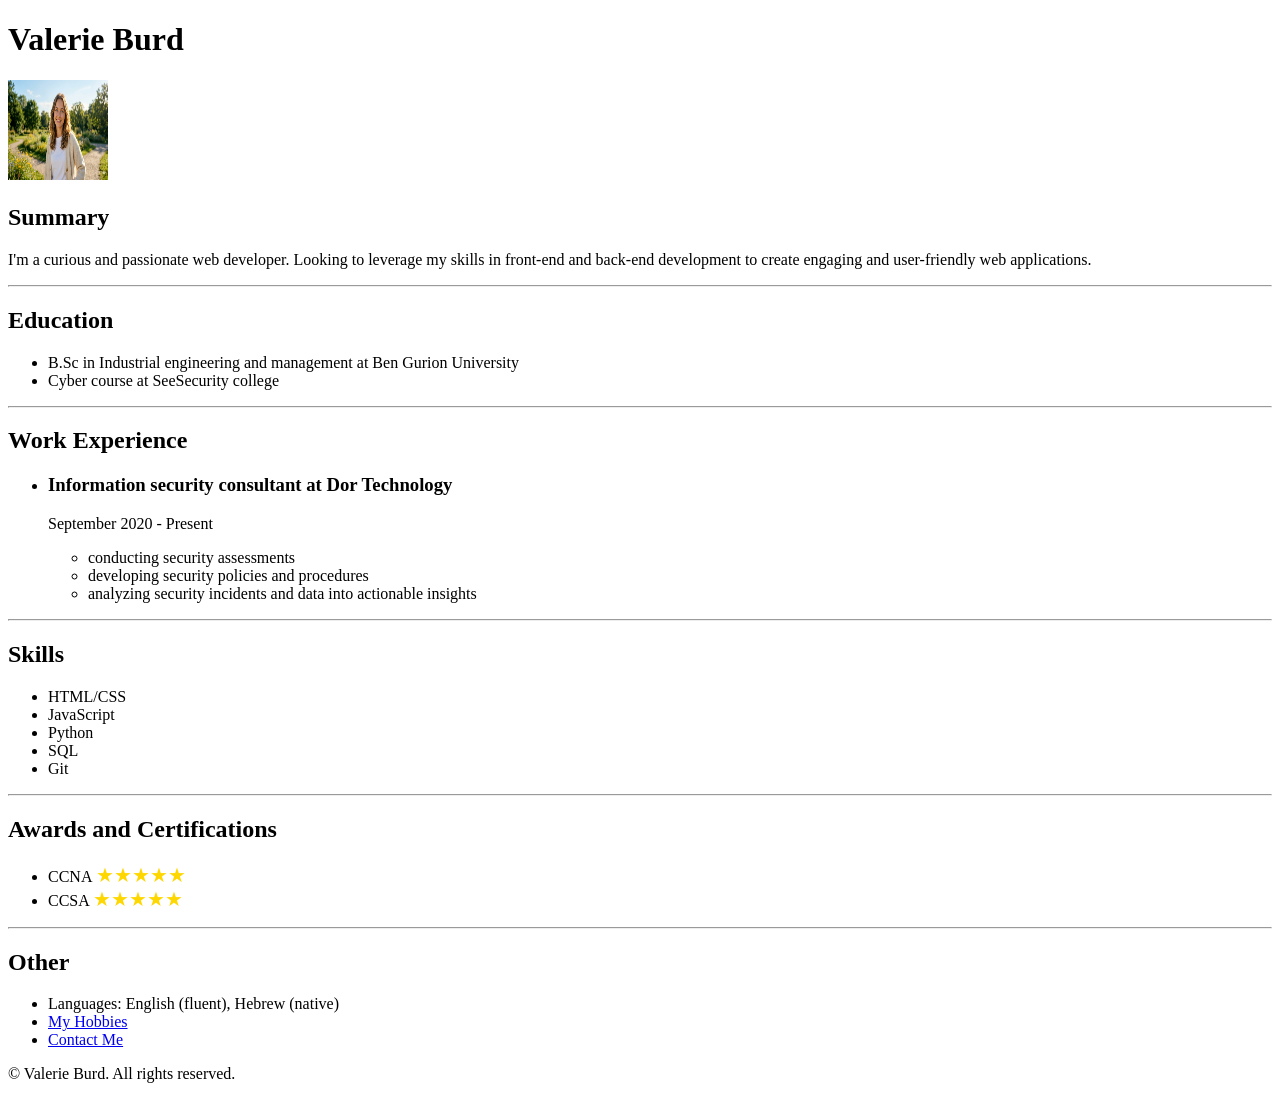
<file: index.html>
<!doctype html>
<html lang="en">
  <head>
    <meta charset="UTF-8" />
    <meta name="viewport" content="width=device-width, initial-scale=1.0" />
    <title>My Resume</title>
  </head>
  <body>
    <h1>Valerie Burd</h1>
    <img src="avatarphoto.png" width="100" height="100" alt="Valerie's photo" />
    <h2>Summary</h2>
    <p>
      I'm a curious and passionate web developer. Looking to leverage my skills
      in front-end and back-end development to create engaging and user-friendly
      web applications.
    </p>
    <hr />

    <h2>Education</h2>
    <ul>
      <li>
        B.Sc in Industrial engineering and management at Ben Gurion University
      </li>
      <li>Cyber course at SeeSecurity college</li>
    </ul>
    <hr />

    <h2>Work Experience</h2>
    <ul>
      <li><h3>Information security consultant at Dor Technology</h3></li>
      <p>September 2020 - Present</p>
      <ul>
        <li>conducting security assessments</li>
        <li>developing security policies and procedures</li>
        <li>analyzing security incidents and data into actionable insights</li>
      </ul>
    </ul>
    <hr />

    <h2>Skills</h2>
    <ul>
      <li>HTML/CSS</li>
      <li>JavaScript</li>
      <li>Python</li>
      <li>SQL</li>
      <li>Git</li>
    </ul>
    <hr />

    <h2>Awards and Certifications</h2>
    <ul>
      <li>CCNA <span style="color: #ffd700; font-size: 20px">★★★★★</span></li>
      <li>CCSA <span style="color: #ffd700; font-size: 20px">★★★★★</span></li>
    </ul>
    <hr />
    <h2>Other</h2>
    <ul>
      <li>Languages: English (fluent), Hebrew (native)</li>
      <li><a href="hobbies.html">My Hobbies</a></li>
      <li><a href="contact.html">Contact Me</a></li>
    </ul>
    <footer><p>© Valerie Burd. All rights reserved.</p></footer>
  </body>
</html>
</file>
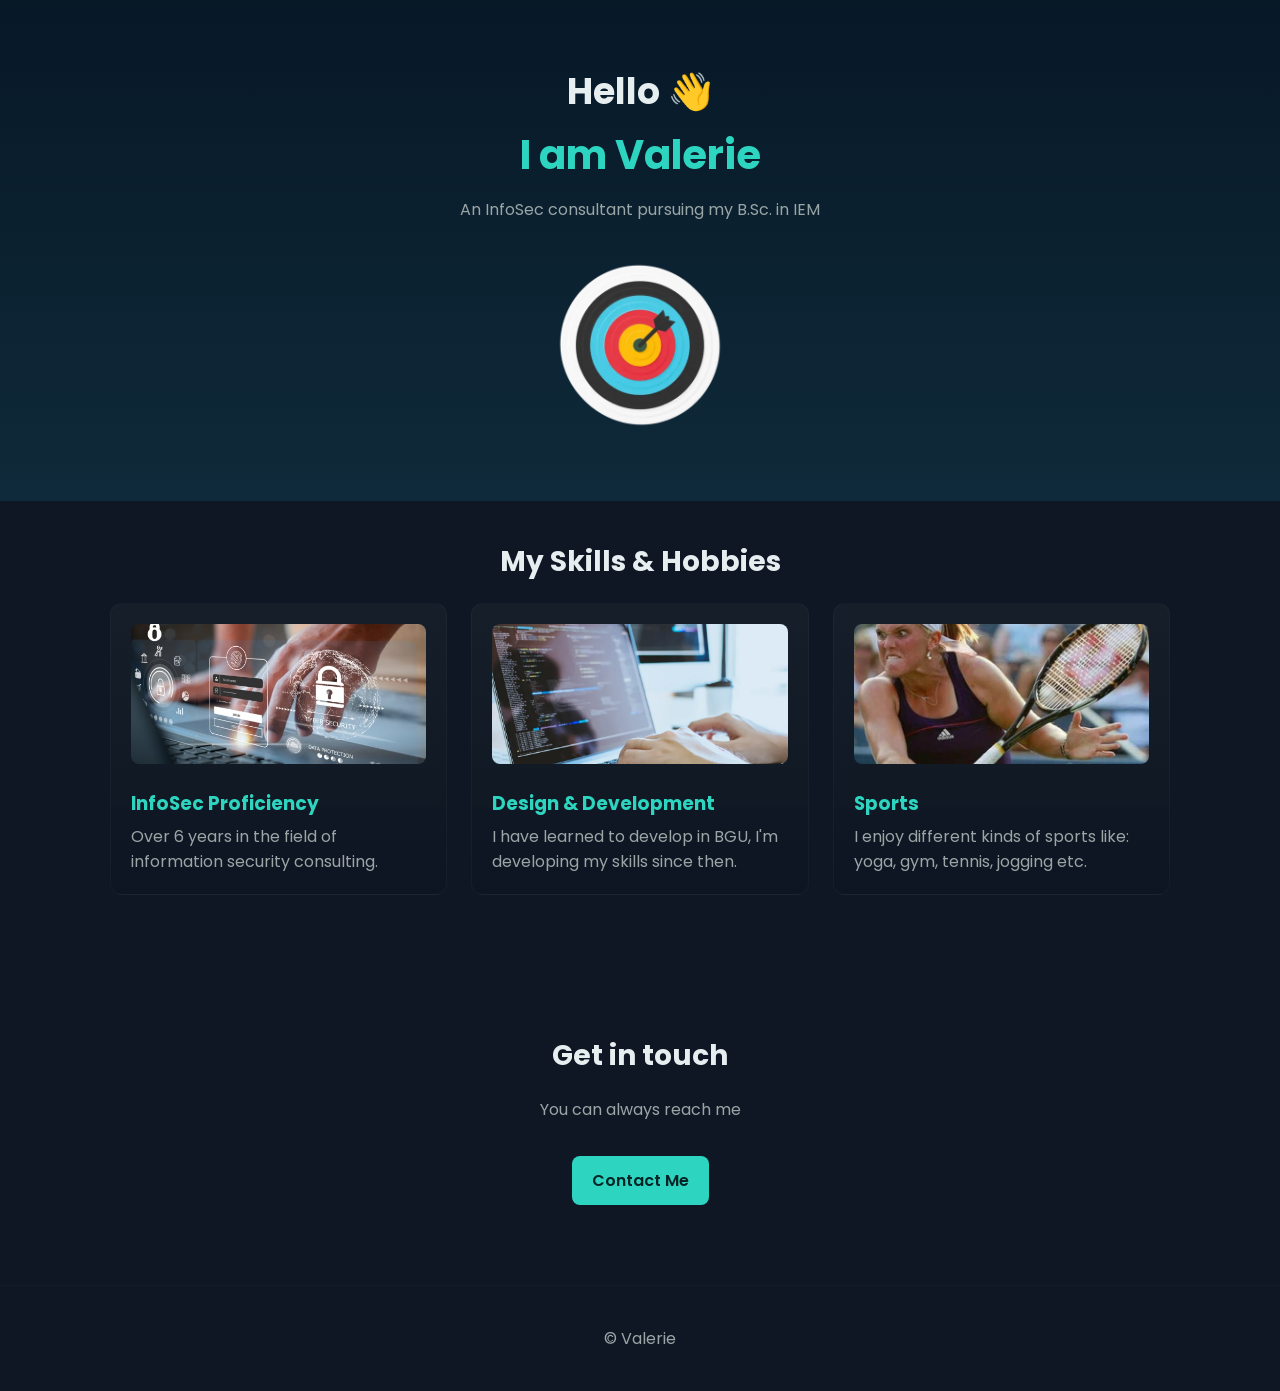
<file: webexercise2/index.html>
<!doctype html>
<html lang="en">
  <head>
    <meta charset="utf-8" />
    <meta name="viewport" content="width=device-width, initial-scale=1" />
    <title>My Valerie</title>
    <link
      href="https://fonts.googleapis.com/css2?family=Poppins:wght@300;400;600;700&display=swap"
      rel="stylesheet"
    />
    <link rel="stylesheet" href="styles.css" />
  </head>
  <body>
    <header class="hero" id="hero">
      <div class="hero-inner">
        <h1 class="greeting">Hello <span class="wave">👋</span></h1>
        <h2 class="name">I am Valerie</h2>
        <p class="subtitle">An InfoSec consultant pursuing my B.Sc. in IEM</p>
        <img
          class="hero-img"
          src="images/pngtree-shooting-target-icon-illustration-vector-png-image_7099969.png"
          alt="shooting target"
        />
      </div>
    </header>

    <main>
      <section class="skills" id="skills">
        <h2 class="section-title">My Skills &amp; Hobbies</h2>
        <div class="cards">
          <article class="card">
            <img
              src="images/infosec.jpg"
              alt="infosec icon"
              class="card-img"
            />
            <h3>InfoSec Proficiency</h3>
            <p>Over 6 years in the field of information security consulting.</p>
          </article>

          <article class="card">
            <img
              src="images/website development-min.webp"
              alt="development icon"
              class="card-img"
            />
            <h3>Design &amp; Development</h3>
            <p>
              I have learned to develop in BGU, I'm developing my skills since
              then.
            </p>
          </article>

          <article class="card">
            <img
              src="images/sports.jpg"
              alt="sports icon"
              class="card-img"
            />
            <h3>Sports</h3>
            <p>
              I enjoy different kinds of sports like: yoga, gym, tennis, jogging
              etc.
            </p>
          </article>
        </div>
      </section>

      <section class="contact" id="contact">
        <h2 class="section-title">Get in touch</h2>
        <p class="contact-sub">You can always reach me</p>
        <a class="btn contact-btn" href="mailto:valerie@example.com"
          >Contact Me</a
        >
      </section>
    </main>

    <footer class="site-footer">
      <p>© Valerie</p>
    </footer>
  </body>
</html>
</file>
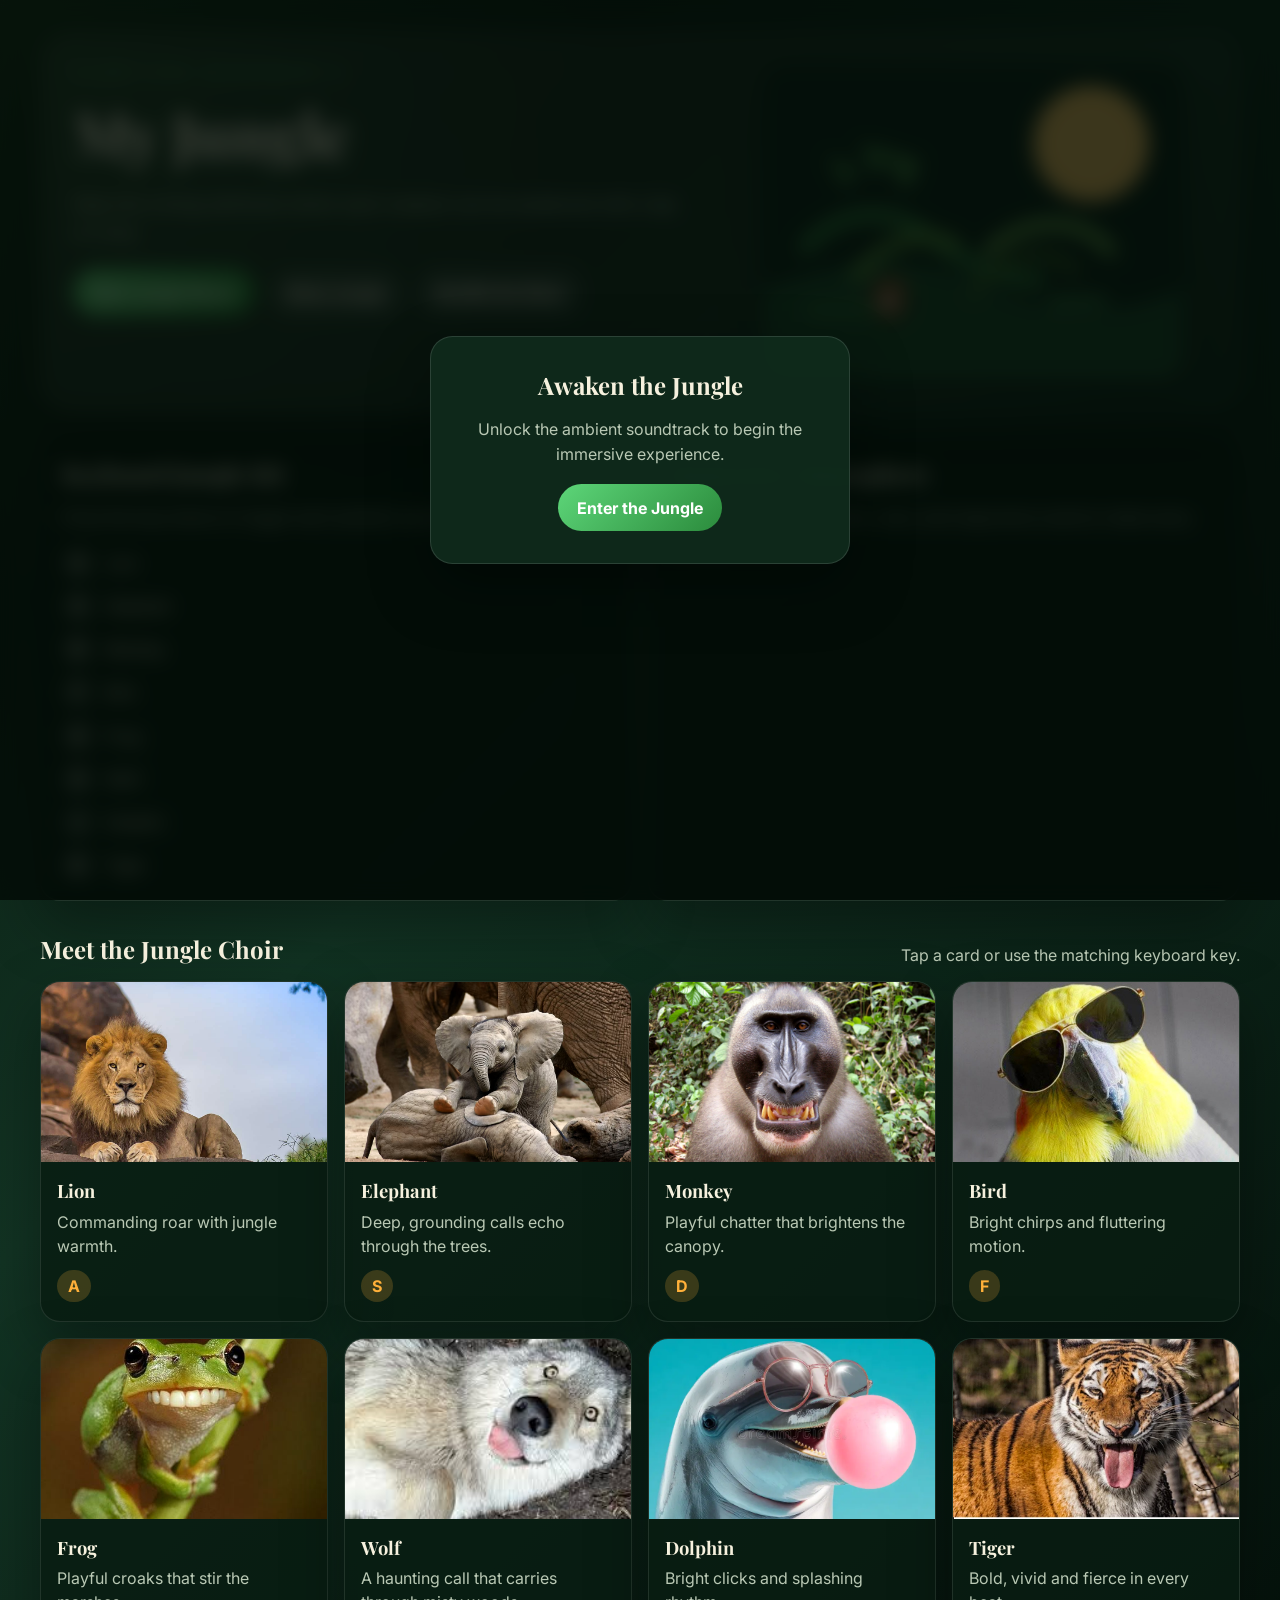
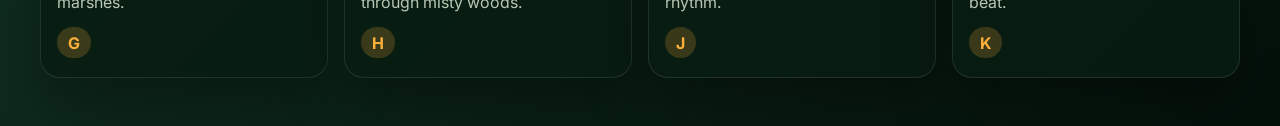
<file: webexercise3/docs/index.html>
<!doctype html>
<html lang="en">
  <head>
    <meta charset="UTF-8" />
    <meta name="viewport" content="width=device-width, initial-scale=1.0" />
    <title>My Jungle - Valerie</title>
    <link rel="preconnect" href="https://fonts.googleapis.com" />
    <link rel="preconnect" href="https://fonts.gstatic.com" crossorigin />
    <link
      href="https://fonts.googleapis.com/css2?family=Inter:wght@400;500;600;700;800&family=Playfair+Display:wght@700;800&display=swap"
      rel="stylesheet"
    />
    <link rel="stylesheet" href="style.css" />
  </head>
  <body>
    <div class="page-shell">
      <header class="hero">
        <div class="hero-copy">
          <p class="eyebrow">Client-Side Assignment 3</p>
          <h1>My Jungle</h1>
          <p class="hero-text">
            Step into a living rainforest where each creature can be awakened
            with a tap or a key.
          </p>
          <div class="hero-actions">
            <button id="music-toggle" class="btn primary">
              Start Jungle Music
            </button>
            <button id="mute-btn" class="btn secondary">Mute Jungle</button>
            <button id="shuffle-btn" class="btn secondary">
              Shuffle the Glow
            </button>
          </div>
        </div>
        <div class="hero-visual" aria-hidden="true">
          <img
            src="assets/images/jungle-banner.svg"
            alt="Decorative jungle illustration"
          />
        </div>
      </header>

      <main>
        <section class="controls" aria-label="Jungle controls">
          <article class="control-card">
            <h2>Keyboard Jungle Kit</h2>
            <p>Press the keys below to trigger each animal's sound.</p>
            <ul class="key-list">
              <li><span>A</span> Lion</li>
              <li><span>S</span> Elephant</li>
              <li><span>D</span> Monkey</li>
              <li><span>F</span> Bird</li>
              <li><span>G</span> Frog</li>
              <li><span>H</span> Wolf</li>
              <li><span>J</span> Dolphin</li>
              <li><span>K</span> Tiger</li>
            </ul>
          </article>

          <article class="control-card">
            <h2>Immersive Atmosphere</h2>
            <p>
              The rainforest uses motion, color, and responsive cards to make
              every interaction feel alive.
            </p>
          </article>
        </section>

        <section class="animals-section" aria-labelledby="animals-heading">
          <div class="section-heading">
            <h2 id="animals-heading">Meet the Jungle Choir</h2>
            <p>Tap a card or use the matching keyboard key.</p>
          </div>

          <div class="animals-grid">
            <article
              class="animal-card"
              data-animal="lion"
              tabindex="0"
              role="button"
              aria-label="Play lion sound"
            >
              <img
                src="assets/images/lion.jpg"
                alt="Lion resting in the savanna"
              />
              <div class="card-body">
                <h3>Lion</h3>
                <p>Commanding roar with jungle warmth.</p>
                <span class="hotkey">A</span>
              </div>
            </article>

            <article
              class="animal-card"
              data-animal="elephant"
              tabindex="0"
              role="button"
              aria-label="Play elephant sound"
            >
              <img
                src="assets/images/elephant.jpg"
                alt="Elephant walking through lush greenery"
              />
              <div class="card-body">
                <h3>Elephant</h3>
                <p>Deep, grounding calls echo through the trees.</p>
                <span class="hotkey">S</span>
              </div>
            </article>

            <article
              class="animal-card"
              data-animal="monkey"
              tabindex="0"
              role="button"
              aria-label="Play monkey sound"
            >
              <img
                src="assets/images/monkey.jpg"
                alt="Monkey perched in the canopy"
              />
              <div class="card-body">
                <h3>Monkey</h3>
                <p>Playful chatter that brightens the canopy.</p>
                <span class="hotkey">D</span>
              </div>
            </article>

            <article
              class="animal-card"
              data-animal="bird"
              tabindex="0"
              role="button"
              aria-label="Play bird sound"
            >
              <img
                src="assets/images/bird.jpg"
                alt="Colorful bird in the jungle"
              />
              <div class="card-body">
                <h3>Bird</h3>
                <p>Bright chirps and fluttering motion.</p>
                <span class="hotkey">F</span>
              </div>
            </article>

            <article
              class="animal-card"
              data-animal="frog"
              tabindex="0"
              role="button"
              aria-label="Play frog sound"
            >
              <img
                src="assets/images/frog.jpg"
                alt="Green frog sitting on a leaf"
              />
              <div class="card-body">
                <h3>Frog</h3>
                <p>Playful croaks that stir the marshes.</p>
                <span class="hotkey">G</span>
              </div>
            </article>

            <article
              class="animal-card"
              data-animal="wolf"
              tabindex="0"
              role="button"
              aria-label="Play wolf sound"
            >
              <img
                src="assets/images/wolf.jpg"
                alt="Wolf in a forest clearing"
              />
              <div class="card-body">
                <h3>Wolf</h3>
                <p>A haunting call that carries through misty woods.</p>
                <span class="hotkey">H</span>
              </div>
            </article>

            <article
              class="animal-card"
              data-animal="dolphin"
              tabindex="0"
              role="button"
              aria-label="Play dolphin sound"
            >
              <img
                src="assets/images/dolphin.jpg"
                alt="Dolphin leaping beside the sea"
              />
              <div class="card-body">
                <h3>Dolphin</h3>
                <p>Bright clicks and splashing rhythm.</p>
                <span class="hotkey">J</span>
              </div>
            </article>

            <article
              class="animal-card"
              data-animal="tiger"
              tabindex="0"
              role="button"
              aria-label="Play tiger sound"
            >
              <img
                src="assets/images/tiger.jpg"
                alt="Tiger prowling through dense grass"
              />
              <div class="card-body">
                <h3>Tiger</h3>
                <p>Bold, vivid and fierce in every beat.</p>
                <span class="hotkey">K</span>
              </div>
            </article>
          </div>
        </section>
      </main>
    </div>

    <div id="music-overlay" class="music-overlay">
      <div class="overlay-card">
        <h2>Awaken the Jungle</h2>
        <p>Unlock the ambient soundtrack to begin the immersive experience.</p>
        <button id="unlock-music" class="btn primary">Enter the Jungle</button>
      </div>
    </div>

    <audio
      id="bg-audio"
      loop
      preload="auto"
      muted
      aria-hidden="true"
      src="assets/audio/jungle.mp3"
    ></audio>

    <script src="script.js"></script>
  </body>
</html>
</file>
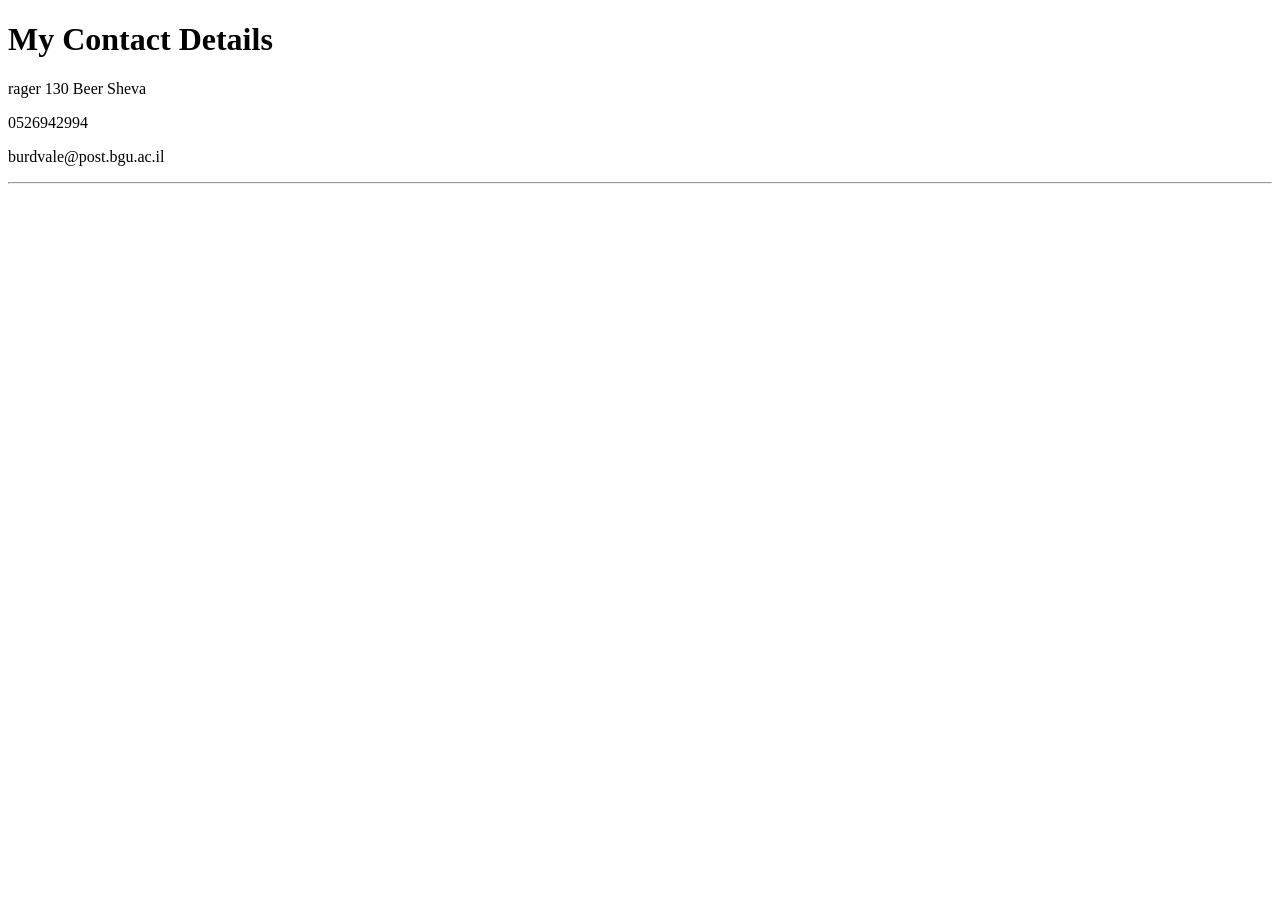
<file: contact.html>
<!doctype html>
<html lang="en">
  <head>
    <meta charset="UTF-8" />
    <meta name="viewport" content="width=device-width, initial-scale=1.0" />
    <title>Contact</title>
  </head>
  <body>
    <h1>My Contact Details</h1>
    <p>rager 130 Beer Sheva</p>
    <p>0526942994</p>
    <p>burdvale@post.bgu.ac.il</p>
    <hr />
  </body>
</html>
</file>
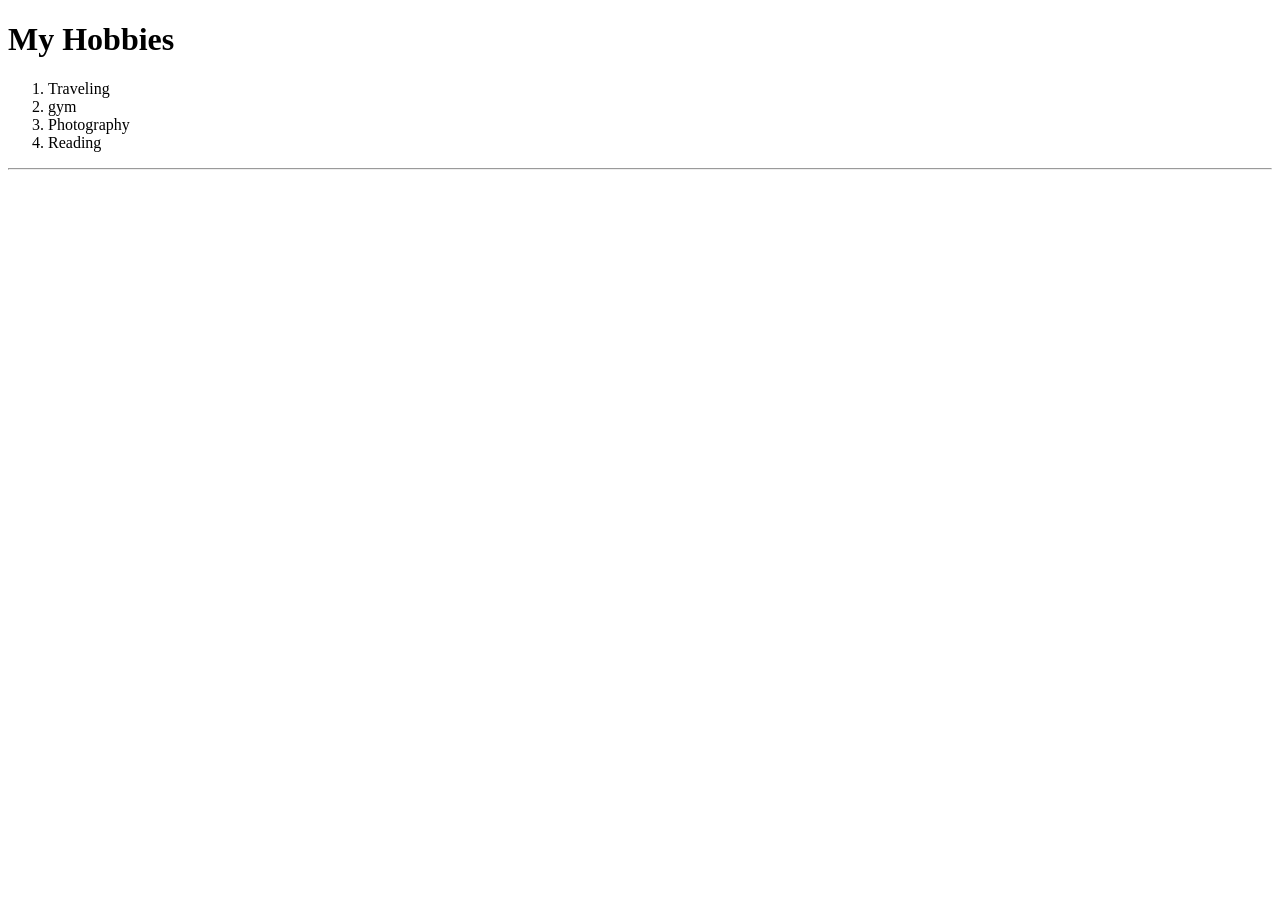
<file: hobbies.html>
<!doctype html>
<html lang="en">
  <head>
    <meta charset="UTF-8" />
    <meta name="viewport" content="width=device-width, initial-scale=1.0" />
    <title>Hobbies</title>
  </head>
  <body>
    <h1>My Hobbies</h1>
    <ol>
      <li>Traveling</li>
      <li>gym</li>
      <li>Photography</li>
      <li>Reading</li>
    </ol>
    <hr />
  </body>
</html>
</file>
<file: webexercise2/styles.css>
/* Global */
:root {
  --bg: #0f1724; /* dark navy */
  --card: #0b2233;
  --accent: #2dd4bf; /* teal */
  --muted: #9aa6a6;
}
* {
  box-sizing: border-box;
}
html,
body {
  height: 100%;
}
body {
  margin: 0;
  font-family: "Poppins", sans-serif;
  background: var(--bg);
  color: #e6eef0;
  -webkit-font-smoothing: antialiased;
}

/* Hero */
.hero {
  padding: 64px 20px;
  text-align: center;
  background: linear-gradient(180deg, #071827 0%, #0f2a3a 100%);
}
.hero-inner {
  max-width: 1000px;
  margin: 0 auto;
}
.greeting {
  font-size: 2.25rem;
  margin: 0;
}
.wave {
  display: inline-block;
  transform-origin: 70% 70%;
}
.name {
  font-size: 2.5rem;
  margin: 6px 0 0 0;
  color: var(--accent);
}
.subtitle {
  color: var(--muted);
  margin: 12px 0 20px 0;
}
.hero-img {
  width: 170px;
  height: auto;
  margin-top: 18px;
  border-radius: 12px;
}

/* Cards */
.section-title {
  font-size: 1.75rem;
  margin: 40px 0 20px 0;
  text-align: center;
}
.cards {
  display: grid;
  grid-template-columns: repeat(3, 1fr);
  gap: 24px;
  max-width: 1100px;
  margin: 0 auto;
  padding: 0 20px 60px 20px;
}
.card {
  background: linear-gradient(
    180deg,
    rgba(255, 255, 255, 0.03),
    rgba(0, 0, 0, 0.05)
  );
  border: 1px solid rgba(255, 255, 255, 0.03);
  padding: 20px;
  border-radius: 12px;
  text-align: left;
  transition: all 0.3s ease;
}
.card:hover {
  transform: translateY(-6px);
  box-shadow: 0 8px 30px rgba(2, 6, 23, 0.6);
}
.card-img {
  width: 100%;
  height: 140px;
  object-fit: cover;
  border-radius: 8px;
  margin-bottom: 12px;
}
.card h3 {
  margin: 6px 0;
  color: var(--accent);
}
.card p {
  color: var(--muted);
  margin: 0;
}

/* Contact */
.contact {
  padding: 40px 20px 80px 20px;
  text-align: center;
}
.contact-sub {
  color: var(--muted);
  margin-top: 8px;
}
.btn {
  display: inline-block;
  background: var(--accent);
  color: #052425;
  padding: 12px 20px;
  border-radius: 8px;
  text-decoration: none;
  font-weight: 600;
  margin-top: 18px;
  transition: all 0.3s ease;
}
.btn:hover {
  transform: translateY(-4px);
  filter: brightness(0.95);
}

/* Footer */
.site-footer {
  padding: 24px 20px;
  text-align: center;
  color: var(--muted);
  border-top: 1px solid rgba(255, 255, 255, 0.02);
}

/* Responsive */
@media (max-width: 900px) {
  .cards {
    grid-template-columns: repeat(2, 1fr);
  }
  .hero-img {
    width: 100px;
  }
}

@media (max-width: 600px) {
  .cards {
    grid-template-columns: 1fr;
    gap: 18px;
  }
  .greeting {
    font-size: 1.5rem;
  }
  .name {
    font-size: 1.75rem;
  }
  .hero {
    padding: 36px 12px;
  }
}
</file>
<file: webexercise3/docs/style.css>
:root {
  --bg: #07120d;
  --panel: rgba(9, 28, 18, 0.86);
  --panel-strong: rgba(15, 43, 28, 0.95);
  --text: #f6f1de;
  --muted: #b9c8b4;
  --accent: #5dd679;
  --accent-2: #ffb03a;
  --shadow: 0 24px 60px rgba(0, 0, 0, 0.35);
}

* {
  box-sizing: border-box;
}

body {
  margin: 0;
  font-family: "Inter", sans-serif;
  color: var(--text);
  background:
    radial-gradient(
      circle at top left,
      rgba(93, 214, 121, 0.18),
      transparent 28%
    ),
    linear-gradient(135deg, #08150c, #123323 42%, #04100a 100%);
  min-height: 100vh;
}

img {
  display: block;
  max-width: 100%;
}

button {
  font: inherit;
  border: none;
  cursor: pointer;
}

.page-shell {
  width: min(1200px, calc(100% - 2rem));
  margin: 0 auto;
  padding: 2rem 0 3rem;
}

.hero {
  display: grid;
  grid-template-columns: 1.15fr 0.85fr;
  gap: 2rem;
  padding: 2rem;
  border: 1px solid rgba(255, 255, 255, 0.12);
  border-radius: 2rem;
  background: linear-gradient(
    135deg,
    rgba(255, 255, 255, 0.08),
    rgba(255, 255, 255, 0.02)
  );
  box-shadow: var(--shadow);
  backdrop-filter: blur(16px);
}

.eyebrow {
  margin: 0 0 0.75rem;
  letter-spacing: 0.3em;
  text-transform: uppercase;
  font-size: 0.8rem;
  color: var(--accent);
}

h1,
h2,
h3 {
  margin: 0;
  font-family: "Playfair Display", serif;
}

h1 {
  font-size: clamp(2.2rem, 5vw, 3.8rem);
  margin-bottom: 0.75rem;
}

.hero-text {
  font-size: 1.05rem;
  line-height: 1.7;
  max-width: 610px;
  color: var(--muted);
}

.hero-actions {
  display: flex;
  flex-wrap: wrap;
  gap: 0.85rem;
  margin-top: 1.4rem;
}

.btn {
  padding: 0.85rem 1.2rem;
  border-radius: 999px;
  font-weight: 700;
  transition:
    transform 180ms ease,
    box-shadow 180ms ease,
    background 180ms ease;
}

.btn:hover,
.btn:focus-visible {
  transform: translateY(-2px);
  box-shadow: 0 10px 26px rgba(0, 0, 0, 0.22);
}

.btn.primary {
  background: linear-gradient(135deg, var(--accent), #2b8b3c);
  color: white;
}

.btn.secondary {
  background: rgba(255, 255, 255, 0.1);
  color: var(--text);
}

.hero-visual {
  display: grid;
  place-items: center;
}

.hero-visual img {
  width: min(100%, 420px);
  border-radius: 1.5rem;
  box-shadow: 0 18px 35px rgba(0, 0, 0, 0.25);
}

.controls {
  display: grid;
  grid-template-columns: repeat(2, minmax(0, 1fr));
  gap: 1rem;
  margin-top: 1.5rem;
}

.control-card,
.animal-card {
  background: var(--panel);
  border: 1px solid rgba(255, 255, 255, 0.1);
  border-radius: 1.25rem;
  box-shadow: var(--shadow);
}

.control-card {
  padding: 1.2rem 1.3rem;
}

.control-card p {
  line-height: 1.6;
  color: var(--muted);
}

.key-list {
  list-style: none;
  display: grid;
  gap: 0.7rem;
  padding: 0;
  margin: 1rem 0 0;
}

.key-list li {
  display: flex;
  align-items: center;
  gap: 0.75rem;
  color: var(--text);
}

.key-list span {
  display: inline-grid;
  place-items: center;
  width: 2rem;
  height: 2rem;
  border-radius: 50%;
  background: rgba(255, 255, 255, 0.12);
  font-weight: 700;
}

.animals-section {
  margin-top: 2rem;
}

.section-heading {
  display: flex;
  justify-content: space-between;
  align-items: end;
  gap: 1rem;
  margin-bottom: 1rem;
}

.section-heading p {
  margin: 0;
  color: var(--muted);
}

.animals-grid {
  display: grid;
  grid-template-columns: repeat(4, minmax(0, 1fr));
  gap: 1rem;
}

.animal-card {
  overflow: hidden;
  transition:
    transform 220ms ease,
    box-shadow 220ms ease,
    border-color 220ms ease;
}

.animal-card:hover,
.animal-card:focus-visible,
.animal-card.active {
  transform: translateY(-6px) scale(1.01);
  border-color: rgba(93, 214, 121, 0.7);
  box-shadow: 0 24px 48px rgba(0, 0, 0, 0.3);
}

.animal-card img {
  width: 100%;
  height: 180px;
  object-fit: cover;
  filter: saturate(1.05) contrast(1.01);
}

.card-body {
  padding: 1rem 1rem 1.2rem;
}

.card-body h3 {
  font-size: 1.15rem;
  margin-bottom: 0.4rem;
}

.card-body p {
  margin: 0 0 0.8rem;
  color: var(--muted);
  line-height: 1.5;
  min-height: 3rem;
}

.hotkey {
  display: inline-block;
  padding: 0.35rem 0.7rem;
  border-radius: 999px;
  background: rgba(255, 176, 58, 0.2);
  color: var(--accent-2);
  font-weight: 700;
}

.music-overlay {
  position: fixed;
  inset: 0;
  display: grid;
  place-items: center;
  background: rgba(2, 9, 5, 0.75);
  backdrop-filter: blur(10px);
  z-index: 10;
}

.music-overlay.is-hidden {
  opacity: 0;
  pointer-events: none;
  transition: opacity 260ms ease;
}

.overlay-card {
  width: min(92vw, 420px);
  text-align: center;
  padding: 2rem;
  border-radius: 1.4rem;
  background: var(--panel-strong);
  border: 1px solid rgba(255, 255, 255, 0.12);
  box-shadow: var(--shadow);
}

.overlay-card p {
  color: var(--muted);
  line-height: 1.6;
}

@media (max-width: 900px) {
  .hero {
    grid-template-columns: 1fr;
  }

  .animals-grid {
    grid-template-columns: repeat(2, minmax(0, 1fr));
  }
}

@media (max-width: 600px) {
  .page-shell {
    width: min(100% - 1rem, 1200px);
    padding-top: 1rem;
  }

  .hero,
  .control-card,
  .overlay-card {
    padding: 1rem;
  }

  .controls,
  .animals-grid {
    grid-template-columns: 1fr;
  }

  .section-heading {
    flex-direction: column;
    align-items: start;
  }
}
</file>
